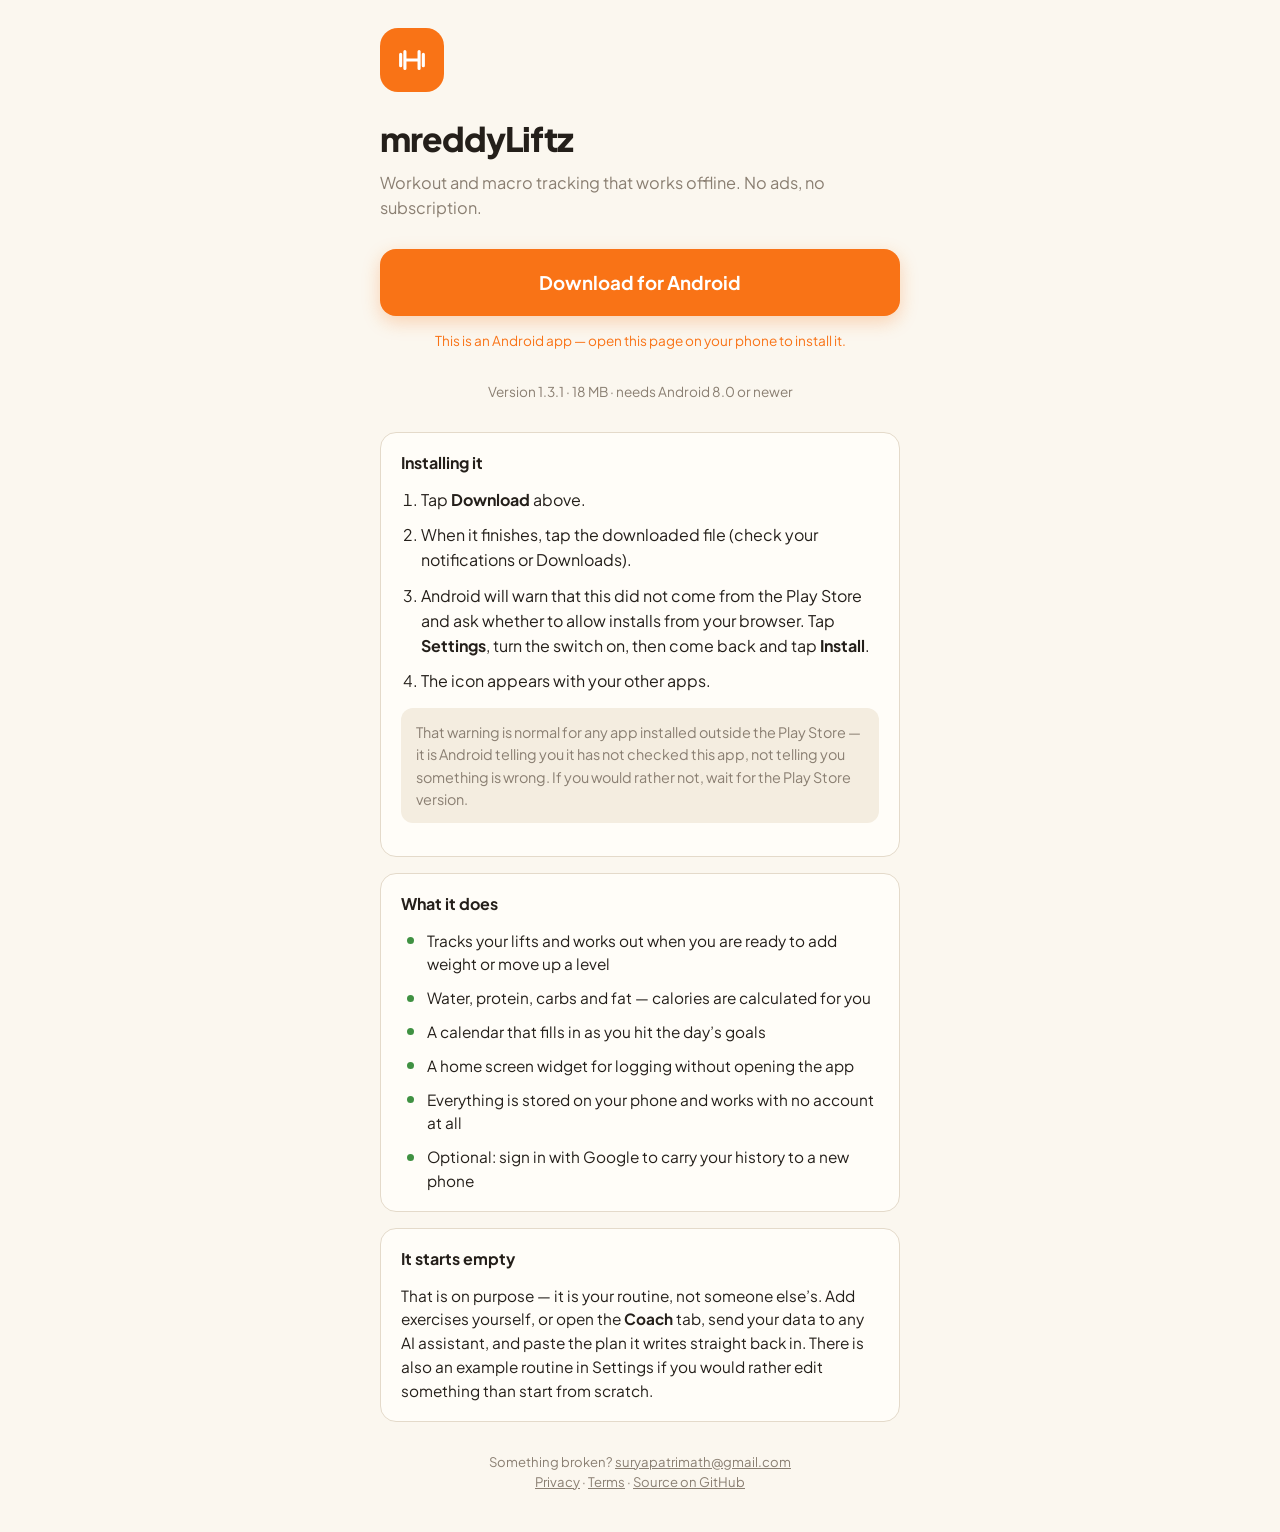
<file: docs/index.html>
<!doctype html>
<html lang="en">
<head>
<meta charset="utf-8">
<meta name="viewport" content="width=device-width, initial-scale=1, viewport-fit=cover">
<title>mreddyLiftz</title>
<meta name="description" content="Workout and macro tracker. Works offline, no account needed.">
<meta name="theme-color" content="#FBF7EF">
<link rel="preconnect" href="https://fonts.googleapis.com">
<link rel="preconnect" href="https://fonts.gstatic.com" crossorigin>
<link href="https://fonts.googleapis.com/css2?family=Plus+Jakarta+Sans:wght@400;500;600;700;800&display=swap" rel="stylesheet">
<style>
  :root{
    --paper:#FBF7EF; --surface:#FFFDF8; --alt:#F4EDE0;
    --ink:#241F1A; --muted:#8A7F72; --line:#E4DACA;
    --orange:#F97316; --orange-deep:#C2560B; --green:#3F9142;
  }
  @media (prefers-color-scheme: dark){
    :root{
      --paper:#17130F; --surface:#211C17; --alt:#2C251E;
      --ink:#F3EADC; --muted:#A79683; --line:#3A3129; --green:#5BC45F;
    }
  }
  *{box-sizing:border-box;-webkit-tap-highlight-color:transparent}
  body{
    margin:0;background:var(--paper);color:var(--ink);
    font-family:"Plus Jakarta Sans",system-ui,-apple-system,"Segoe UI",Roboto,sans-serif;
    line-height:1.55;
    padding:max(28px,env(safe-area-inset-top)) 20px max(40px,env(safe-area-inset-bottom));
  }
  .wrap{max-width:520px;margin:0 auto}
  .mark{
    width:64px;height:64px;border-radius:18px;background:var(--orange);
    display:grid;place-items:center;margin-bottom:20px;
  }
  .mark svg{width:34px;height:34px}
  h1{font-size:2.1rem;font-weight:800;letter-spacing:-.03em;margin:0 0 6px}
  .sub{color:var(--muted);font-size:1.02rem;margin:0 0 28px}
  /* The one thing this page exists for. Full width, thumb height, impossible to miss. */
  .cta{
    display:block;width:100%;padding:19px 20px;border-radius:16px;
    background:var(--orange);color:#fff;text-decoration:none;
    font-size:1.17rem;font-weight:700;text-align:center;border:0;
    box-shadow:0 6px 18px rgba(249,115,22,.28);
  }
  .cta:active{background:var(--orange-deep);transform:translateY(1px)}
  .meta{text-align:center;color:var(--muted);font-size:.85rem;margin:12px 0 30px}
  .card{
    background:var(--surface);border:1px solid var(--line);
    border-radius:16px;padding:18px 20px;margin-bottom:16px;
  }
  h2{font-size:1rem;font-weight:700;margin:0 0 12px}
  ol{margin:0;padding-left:20px}
  ol li{margin-bottom:11px}
  ol li:last-child{margin-bottom:0}
  .note{
    background:var(--alt);border-radius:12px;padding:13px 15px;
    font-size:.9rem;color:var(--muted);margin-top:14px;
  }
  ul.feat{list-style:none;margin:0;padding:0}
  ul.feat li{padding-left:26px;position:relative;margin-bottom:10px;font-size:.96rem}
  ul.feat li:last-child{margin-bottom:0}
  ul.feat li::before{
    content:"";position:absolute;left:6px;top:.55em;
    width:7px;height:7px;border-radius:50%;background:var(--green);
  }
  footer{text-align:center;color:var(--muted);font-size:.82rem;margin-top:30px}
  footer a{color:var(--muted)}
</style>
</head>
<body>
<div class="wrap">

  <div class="mark" aria-hidden="true">
    <svg viewBox="0 0 24 24" fill="none" stroke="#fff" stroke-width="2.2" stroke-linecap="round">
      <path d="M4 8v8M20 8v8M7 6v12M17 6v12M7 12h10"/>
    </svg>
  </div>

  <h1>mreddyLiftz</h1>
  <p class="sub">Workout and macro tracking that works offline. No ads, no subscription.</p>

  <a class="cta" id="dl"
     href="https://github.com/WiredSurya/mreddyliftz/releases/latest/download/mreddyLiftz.apk">
     Download for Android
  </a>
  <p class="meta">Version 1.3.1 &middot; 18 MB &middot; needs Android 8.0 or newer</p>

  <div class="card">
    <h2>Installing it</h2>
    <ol>
      <li>Tap <strong>Download</strong> above.</li>
      <li>When it finishes, tap the downloaded file (check your notifications or Downloads).</li>
      <li>Android will warn that this did not come from the Play Store and ask whether to allow
          installs from your browser. Tap <strong>Settings</strong>, turn the switch on, then come
          back and tap <strong>Install</strong>.</li>
      <li>The icon appears with your other apps.</li>
    </ol>
    <p class="note">
      That warning is normal for any app installed outside the Play Store &mdash; it is Android
      telling you it has not checked this app, not telling you something is wrong. If you would
      rather not, wait for the Play Store version.
    </p>
  </div>

  <div class="card">
    <h2>What it does</h2>
    <ul class="feat">
      <li>Tracks your lifts and works out when you are ready to add weight or move up a level</li>
      <li>Water, protein, carbs and fat &mdash; calories are calculated for you</li>
      <li>A calendar that fills in as you hit the day&rsquo;s goals</li>
      <li>A home screen widget for logging without opening the app</li>
      <li>Everything is stored on your phone and works with no account at all</li>
      <li>Optional: sign in with Google to carry your history to a new phone</li>
    </ul>
  </div>

  <div class="card">
    <h2>It starts empty</h2>
    <p style="margin:0;font-size:.96rem">
      That is on purpose &mdash; it is your routine, not someone else&rsquo;s. Add exercises
      yourself, or open the <strong>Coach</strong> tab, send your data to any AI assistant, and
      paste the plan it writes straight back in. There is also an example routine in Settings if
      you would rather edit something than start from scratch.
    </p>
  </div>

  <footer>
    Something broken? <a href="mailto:suryapatrimath@gmail.com">suryapatrimath@gmail.com</a><br>
    <a href="privacy.html">Privacy</a> &middot;
    <a href="terms.html">Terms</a> &middot;
    <a href="https://github.com/WiredSurya/mreddyliftz">Source on GitHub</a>
  </footer>

</div>

<script>
  // Non-Android visitors get told before they download something they cannot install.
  if (!/android/i.test(navigator.userAgent)) {
    var b = document.getElementById('dl');
    b.insertAdjacentHTML('afterend',
      '<p class="meta" style="color:var(--orange);margin-top:14px">' +
      'This is an Android app &mdash; open this page on your phone to install it.</p>');
  }
</script>
</body>
</html>
</file>
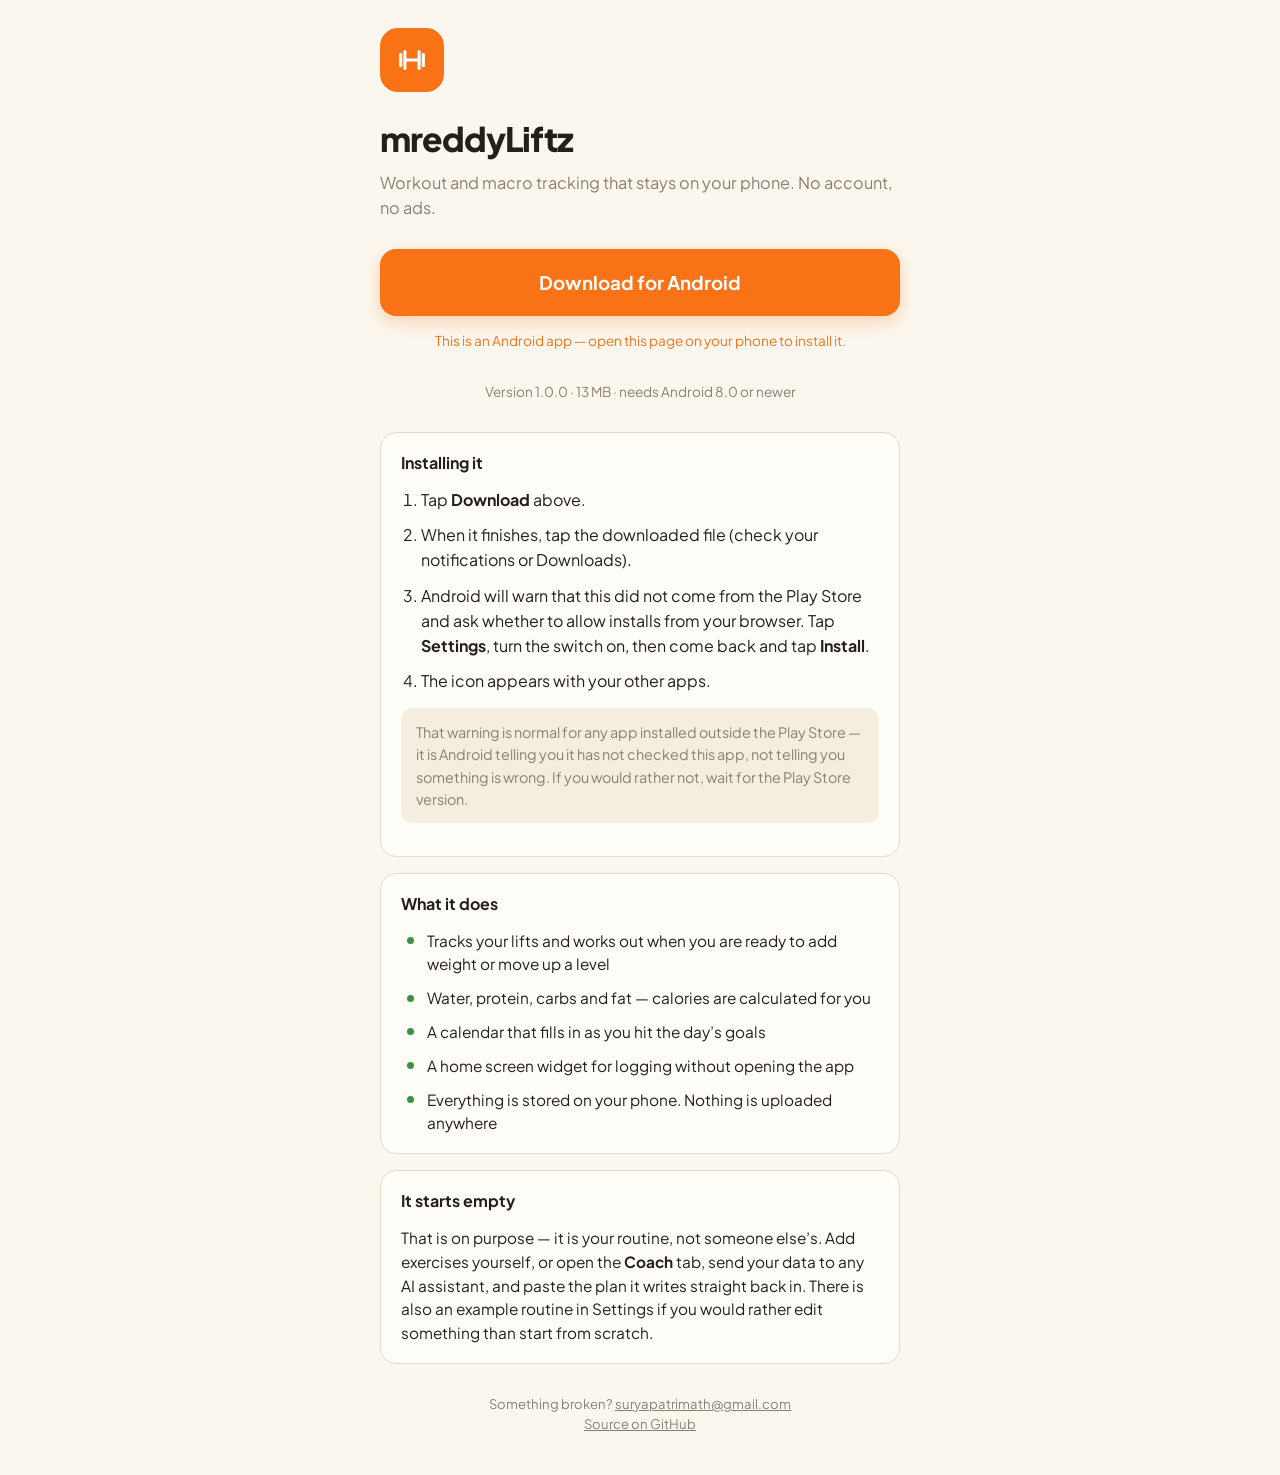
<file: site/index.html>
<!doctype html>
<html lang="en">
<head>
<meta charset="utf-8">
<meta name="viewport" content="width=device-width, initial-scale=1, viewport-fit=cover">
<title>mreddyLiftz</title>
<meta name="description" content="Workout and macro tracker. Everything stays on your phone.">
<meta name="theme-color" content="#FBF7EF">
<link rel="preconnect" href="https://fonts.googleapis.com">
<link rel="preconnect" href="https://fonts.gstatic.com" crossorigin>
<link href="https://fonts.googleapis.com/css2?family=Plus+Jakarta+Sans:wght@400;500;600;700;800&display=swap" rel="stylesheet">
<style>
  :root{
    --paper:#FBF7EF; --surface:#FFFDF8; --alt:#F4EDE0;
    --ink:#241F1A; --muted:#8A7F72; --line:#E4DACA;
    --orange:#F97316; --orange-deep:#C2560B; --green:#3F9142;
  }
  @media (prefers-color-scheme: dark){
    :root{
      --paper:#17130F; --surface:#211C17; --alt:#2C251E;
      --ink:#F3EADC; --muted:#A79683; --line:#3A3129; --green:#5BC45F;
    }
  }
  *{box-sizing:border-box;-webkit-tap-highlight-color:transparent}
  body{
    margin:0;background:var(--paper);color:var(--ink);
    font-family:"Plus Jakarta Sans",system-ui,-apple-system,"Segoe UI",Roboto,sans-serif;
    line-height:1.55;
    padding:max(28px,env(safe-area-inset-top)) 20px max(40px,env(safe-area-inset-bottom));
  }
  .wrap{max-width:520px;margin:0 auto}
  .mark{
    width:64px;height:64px;border-radius:18px;background:var(--orange);
    display:grid;place-items:center;margin-bottom:20px;
  }
  .mark svg{width:34px;height:34px}
  h1{font-size:2.1rem;font-weight:800;letter-spacing:-.03em;margin:0 0 6px}
  .sub{color:var(--muted);font-size:1.02rem;margin:0 0 28px}
  /* The one thing this page exists for. Full width, thumb height, impossible to miss. */
  .cta{
    display:block;width:100%;padding:19px 20px;border-radius:16px;
    background:var(--orange);color:#fff;text-decoration:none;
    font-size:1.17rem;font-weight:700;text-align:center;border:0;
    box-shadow:0 6px 18px rgba(249,115,22,.28);
  }
  .cta:active{background:var(--orange-deep);transform:translateY(1px)}
  .meta{text-align:center;color:var(--muted);font-size:.85rem;margin:12px 0 30px}
  .card{
    background:var(--surface);border:1px solid var(--line);
    border-radius:16px;padding:18px 20px;margin-bottom:16px;
  }
  h2{font-size:1rem;font-weight:700;margin:0 0 12px}
  ol{margin:0;padding-left:20px}
  ol li{margin-bottom:11px}
  ol li:last-child{margin-bottom:0}
  .note{
    background:var(--alt);border-radius:12px;padding:13px 15px;
    font-size:.9rem;color:var(--muted);margin-top:14px;
  }
  ul.feat{list-style:none;margin:0;padding:0}
  ul.feat li{padding-left:26px;position:relative;margin-bottom:10px;font-size:.96rem}
  ul.feat li:last-child{margin-bottom:0}
  ul.feat li::before{
    content:"";position:absolute;left:6px;top:.55em;
    width:7px;height:7px;border-radius:50%;background:var(--green);
  }
  footer{text-align:center;color:var(--muted);font-size:.82rem;margin-top:30px}
  footer a{color:var(--muted)}
</style>
</head>
<body>
<div class="wrap">

  <div class="mark" aria-hidden="true">
    <svg viewBox="0 0 24 24" fill="none" stroke="#fff" stroke-width="2.2" stroke-linecap="round">
      <path d="M4 8v8M20 8v8M7 6v12M17 6v12M7 12h10"/>
    </svg>
  </div>

  <h1>mreddyLiftz</h1>
  <p class="sub">Workout and macro tracking that stays on your phone. No account, no ads.</p>

  <a class="cta" id="dl"
     href="https://github.com/WiredSurya/mreddyliftz/releases/latest/download/mreddyLiftz-1.0.0.apk">
     Download for Android
  </a>
  <p class="meta">Version 1.0.0 &middot; 13 MB &middot; needs Android 8.0 or newer</p>

  <div class="card">
    <h2>Installing it</h2>
    <ol>
      <li>Tap <strong>Download</strong> above.</li>
      <li>When it finishes, tap the downloaded file (check your notifications or Downloads).</li>
      <li>Android will warn that this did not come from the Play Store and ask whether to allow
          installs from your browser. Tap <strong>Settings</strong>, turn the switch on, then come
          back and tap <strong>Install</strong>.</li>
      <li>The icon appears with your other apps.</li>
    </ol>
    <p class="note">
      That warning is normal for any app installed outside the Play Store &mdash; it is Android
      telling you it has not checked this app, not telling you something is wrong. If you would
      rather not, wait for the Play Store version.
    </p>
  </div>

  <div class="card">
    <h2>What it does</h2>
    <ul class="feat">
      <li>Tracks your lifts and works out when you are ready to add weight or move up a level</li>
      <li>Water, protein, carbs and fat &mdash; calories are calculated for you</li>
      <li>A calendar that fills in as you hit the day&rsquo;s goals</li>
      <li>A home screen widget for logging without opening the app</li>
      <li>Everything is stored on your phone. Nothing is uploaded anywhere</li>
    </ul>
  </div>

  <div class="card">
    <h2>It starts empty</h2>
    <p style="margin:0;font-size:.96rem">
      That is on purpose &mdash; it is your routine, not someone else&rsquo;s. Add exercises
      yourself, or open the <strong>Coach</strong> tab, send your data to any AI assistant, and
      paste the plan it writes straight back in. There is also an example routine in Settings if
      you would rather edit something than start from scratch.
    </p>
  </div>

  <footer>
    Something broken? <a href="mailto:suryapatrimath@gmail.com">suryapatrimath@gmail.com</a><br>
    <a href="https://github.com/WiredSurya/mreddyliftz">Source on GitHub</a>
  </footer>

</div>

<script>
  // Non-Android visitors get told before they download something they cannot install.
  if (!/android/i.test(navigator.userAgent)) {
    var b = document.getElementById('dl');
    b.insertAdjacentHTML('afterend',
      '<p class="meta" style="color:var(--orange);margin-top:14px">' +
      'This is an Android app &mdash; open this page on your phone to install it.</p>');
  }
</script>
</body>
</html>
</file>
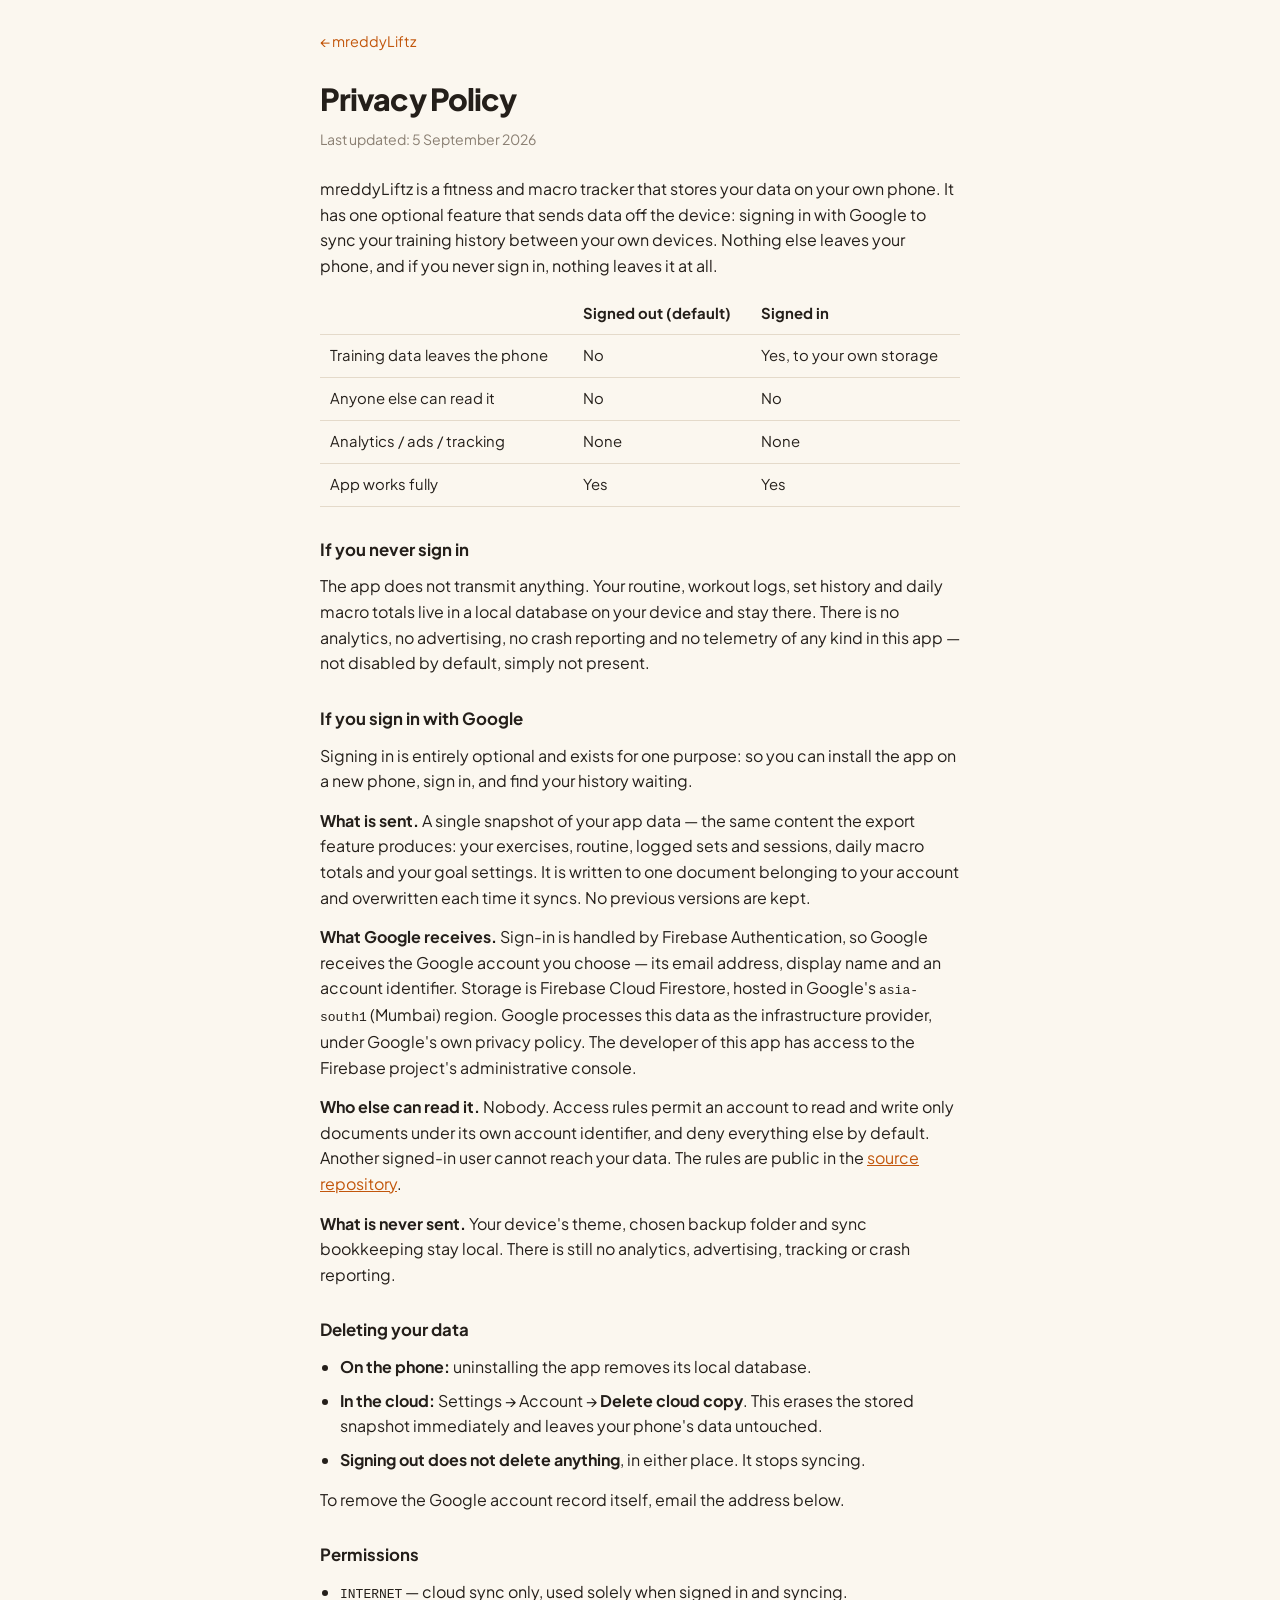
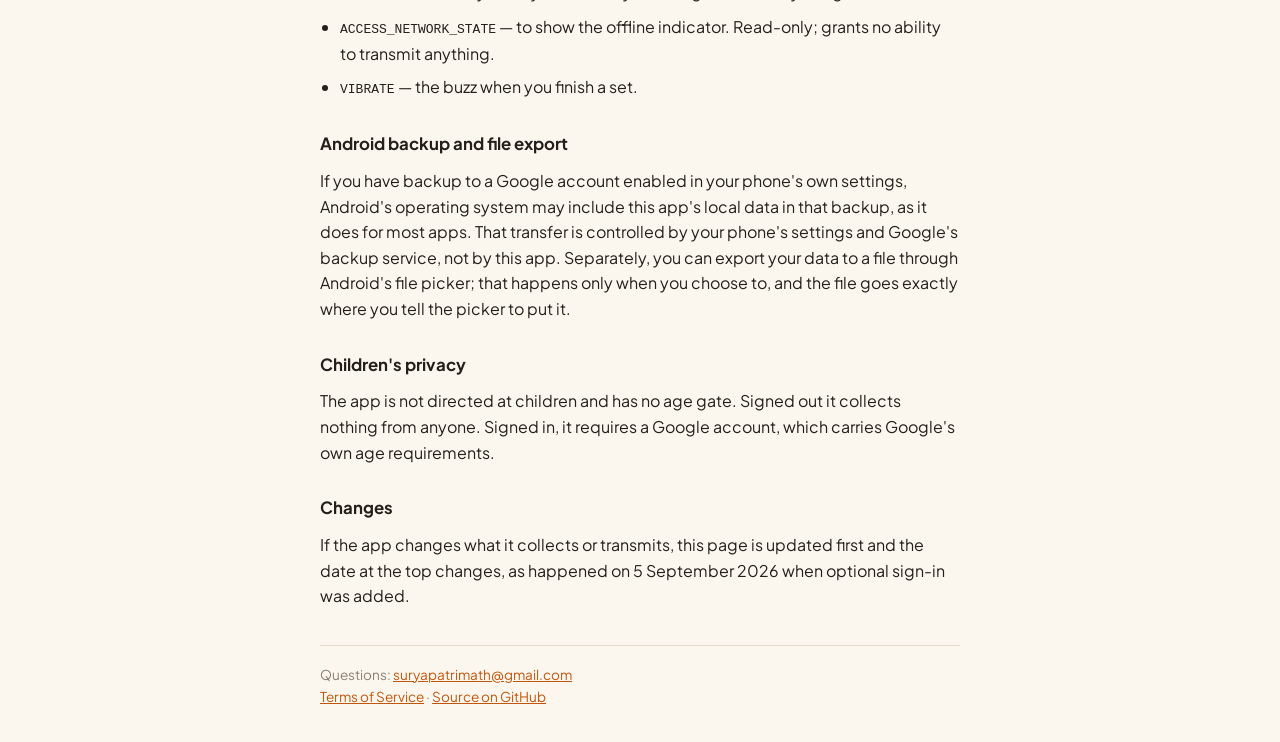
<file: docs/privacy.html>
<!doctype html>
<html lang="en">
<head>
<meta charset="utf-8">
<meta name="viewport" content="width=device-width, initial-scale=1, viewport-fit=cover">
<title>Privacy Policy — mreddyLiftz</title>
<meta name="theme-color" content="#FBF7EF">
<link rel="preconnect" href="https://fonts.googleapis.com">
<link rel="preconnect" href="https://fonts.gstatic.com" crossorigin>
<link href="https://fonts.googleapis.com/css2?family=Plus+Jakarta+Sans:wght@400;500;600;700;800&display=swap" rel="stylesheet">
<link rel="stylesheet" href="page.css">
</head>
<body><div class="wrap">
<a class="back" href="./">&larr; mreddyLiftz</a>
<h1>Privacy Policy</h1>
<p class="updated">Last updated: 5 September 2026</p>

<p>mreddyLiftz is a fitness and macro tracker that stores your data on your own phone. It has
one optional feature that sends data off the device: signing in with Google to sync your
training history between your own devices. Nothing else leaves your phone, and if you never
sign in, nothing leaves it at all.</p>

<table>
  <tr><th></th><th>Signed out (default)</th><th>Signed in</th></tr>
  <tr><td>Training data leaves the phone</td><td>No</td><td>Yes, to your own storage</td></tr>
  <tr><td>Anyone else can read it</td><td>No</td><td>No</td></tr>
  <tr><td>Analytics / ads / tracking</td><td>None</td><td>None</td></tr>
  <tr><td>App works fully</td><td>Yes</td><td>Yes</td></tr>
</table>

<h2>If you never sign in</h2>
<p>The app does not transmit anything. Your routine, workout logs, set history and daily macro
totals live in a local database on your device and stay there. There is no analytics, no
advertising, no crash reporting and no telemetry of any kind in this app — not disabled by
default, simply not present.</p>

<h2>If you sign in with Google</h2>
<p>Signing in is entirely optional and exists for one purpose: so you can install the app on a
new phone, sign in, and find your history waiting.</p>
<p><strong>What is sent.</strong> A single snapshot of your app data — the same content the
export feature produces: your exercises, routine, logged sets and sessions, daily macro totals
and your goal settings. It is written to one document belonging to your account and overwritten
each time it syncs. No previous versions are kept.</p>
<p><strong>What Google receives.</strong> Sign-in is handled by Firebase Authentication, so
Google receives the Google account you choose — its email address, display name and an account
identifier. Storage is Firebase Cloud Firestore, hosted in Google's <code>asia-south1</code>
(Mumbai) region. Google processes this data as the infrastructure provider, under Google's own
privacy policy. The developer of this app has access to the Firebase project's administrative
console.</p>
<p><strong>Who else can read it.</strong> Nobody. Access rules permit an account to read and
write only documents under its own account identifier, and deny everything else by default.
Another signed-in user cannot reach your data. The rules are public in the
<a href="https://github.com/WiredSurya/mreddyliftz/blob/master/firestore.rules">source
repository</a>.</p>
<p><strong>What is never sent.</strong> Your device's theme, chosen backup folder and sync
bookkeeping stay local. There is still no analytics, advertising, tracking or crash reporting.</p>

<h2>Deleting your data</h2>
<ul>
  <li><strong>On the phone:</strong> uninstalling the app removes its local database.</li>
  <li><strong>In the cloud:</strong> Settings → Account → <strong>Delete cloud copy</strong>.
      This erases the stored snapshot immediately and leaves your phone's data untouched.</li>
  <li><strong>Signing out does not delete anything</strong>, in either place. It stops syncing.</li>
</ul>
<p>To remove the Google account record itself, email the address below.</p>

<h2>Permissions</h2>
<ul>
  <li><code>INTERNET</code> — cloud sync only, used solely when signed in and syncing.</li>
  <li><code>ACCESS_NETWORK_STATE</code> — to show the offline indicator. Read-only; grants no
      ability to transmit anything.</li>
  <li><code>VIBRATE</code> — the buzz when you finish a set.</li>
</ul>

<h2>Android backup and file export</h2>
<p>If you have backup to a Google account enabled in your phone's own settings, Android's
operating system may include this app's local data in that backup, as it does for most apps.
That transfer is controlled by your phone's settings and Google's backup service, not by this
app. Separately, you can export your data to a file through Android's file picker; that happens
only when you choose to, and the file goes exactly where you tell the picker to put it.</p>

<h2>Children's privacy</h2>
<p>The app is not directed at children and has no age gate. Signed out it collects nothing from
anyone. Signed in, it requires a Google account, which carries Google's own age requirements.</p>

<h2>Changes</h2>
<p>If the app changes what it collects or transmits, this page is updated first and the date at
the top changes, as happened on 5 September 2026 when optional sign-in was added.</p>

<footer>
Questions: <a href="mailto:suryapatrimath@gmail.com">suryapatrimath@gmail.com</a><br>
<a href="terms.html">Terms of Service</a> &middot;
<a href="https://github.com/WiredSurya/mreddyliftz">Source on GitHub</a>
</footer>
</div></body></html>
</file>
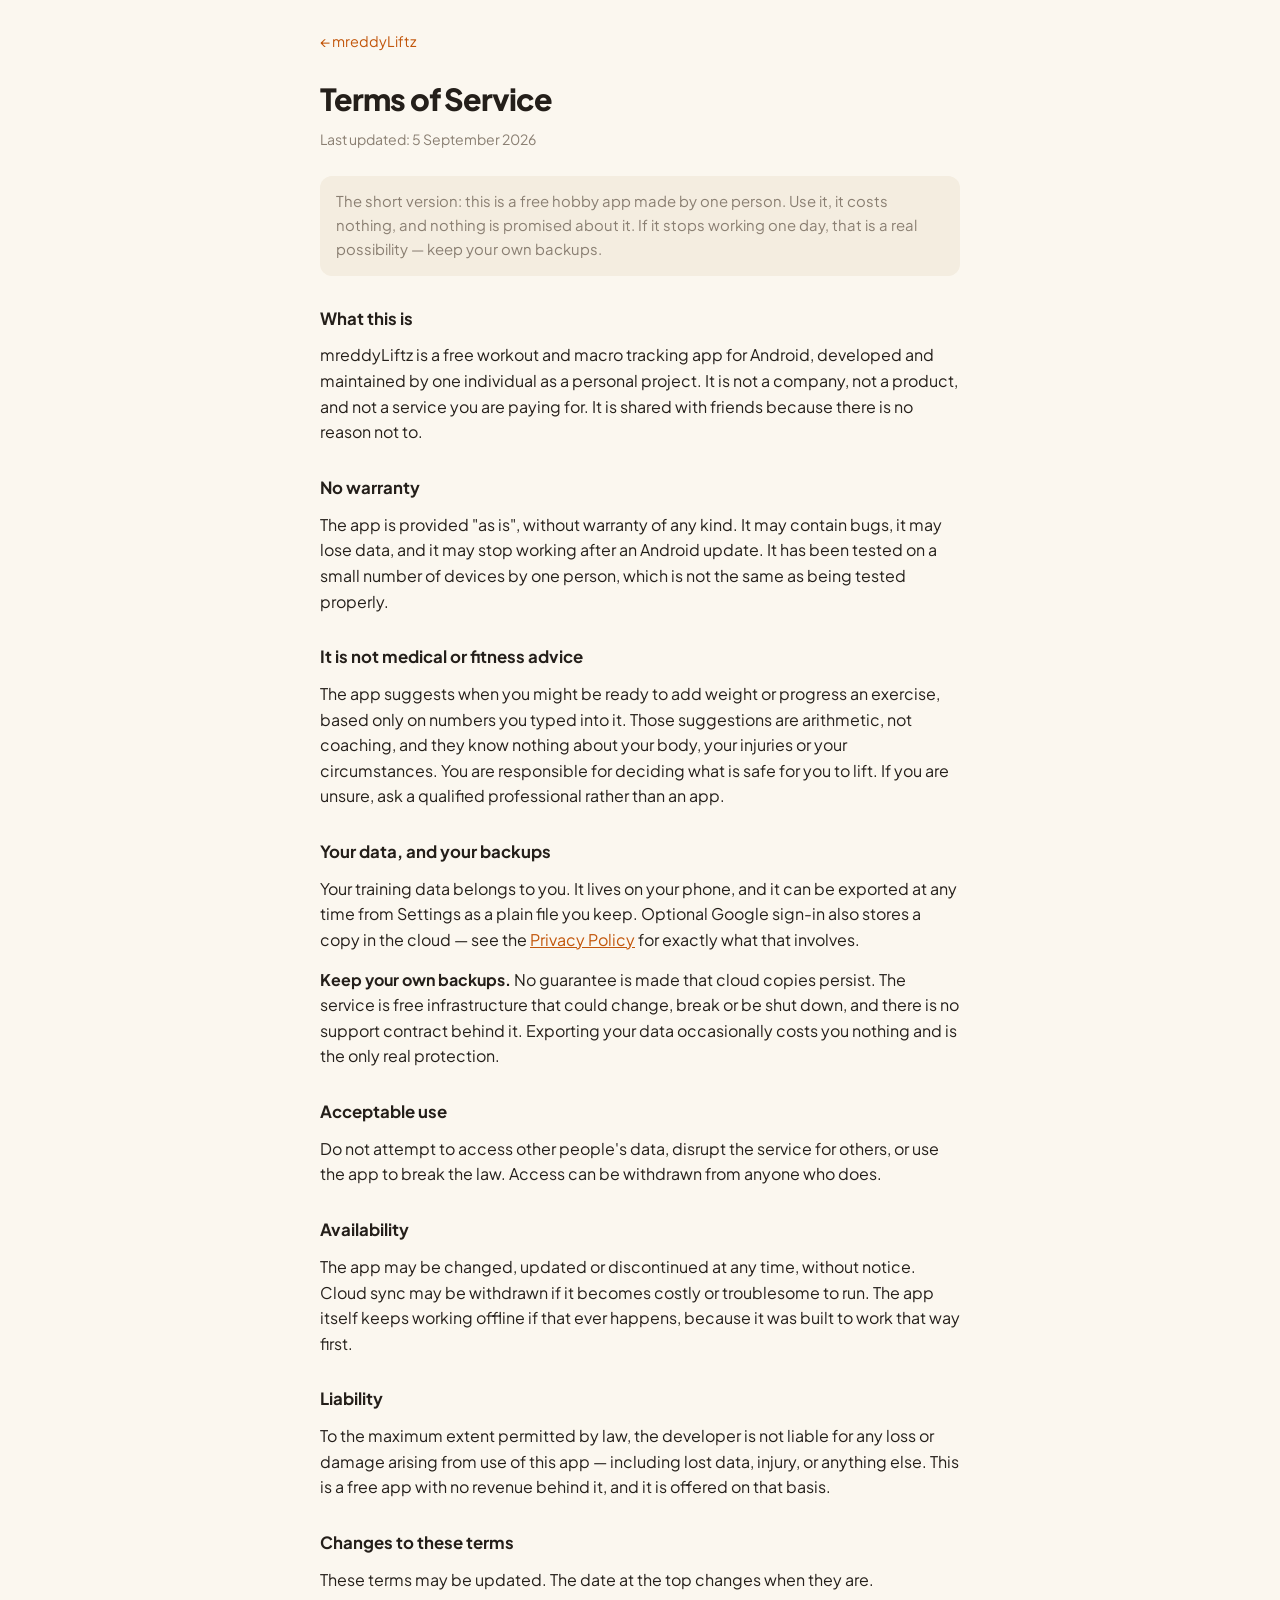
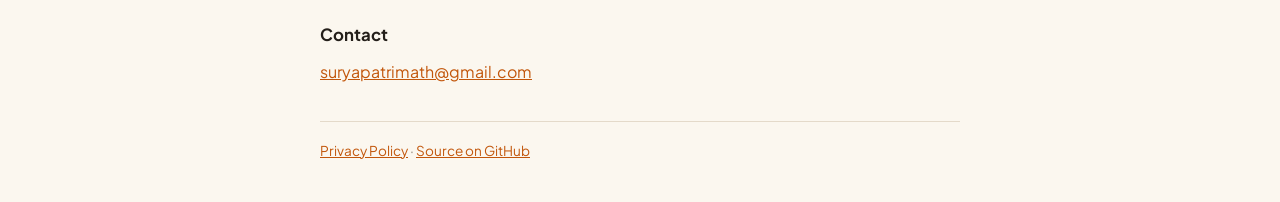
<file: docs/terms.html>
<!doctype html>
<html lang="en">
<head>
<meta charset="utf-8">
<meta name="viewport" content="width=device-width, initial-scale=1, viewport-fit=cover">
<title>Terms of Service — mreddyLiftz</title>
<meta name="theme-color" content="#FBF7EF">
<link rel="preconnect" href="https://fonts.googleapis.com">
<link rel="preconnect" href="https://fonts.gstatic.com" crossorigin>
<link href="https://fonts.googleapis.com/css2?family=Plus+Jakarta+Sans:wght@400;500;600;700;800&display=swap" rel="stylesheet">
<link rel="stylesheet" href="page.css">
</head>
<body><div class="wrap">
<a class="back" href="./">&larr; mreddyLiftz</a>

<h1>Terms of Service</h1>
<p class="updated">Last updated: 5 September 2026</p>

<div class="callout">
The short version: this is a free hobby app made by one person. Use it, it costs nothing, and
nothing is promised about it. If it stops working one day, that is a real possibility — keep
your own backups.
</div>

<h2>What this is</h2>
<p>mreddyLiftz is a free workout and macro tracking app for Android, developed and maintained by
one individual as a personal project. It is not a company, not a product, and not a service you
are paying for. It is shared with friends because there is no reason not to.</p>

<h2>No warranty</h2>
<p>The app is provided "as is", without warranty of any kind. It may contain bugs, it may lose
data, and it may stop working after an Android update. It has been tested on a small number of
devices by one person, which is not the same as being tested properly.</p>

<h2>It is not medical or fitness advice</h2>
<p>The app suggests when you might be ready to add weight or progress an exercise, based only on
numbers you typed into it. Those suggestions are arithmetic, not coaching, and they know nothing
about your body, your injuries or your circumstances. You are responsible for deciding what is
safe for you to lift. If you are unsure, ask a qualified professional rather than an app.</p>

<h2>Your data, and your backups</h2>
<p>Your training data belongs to you. It lives on your phone, and it can be exported at any time
from Settings as a plain file you keep. Optional Google sign-in also stores a copy in the cloud —
see the <a href="privacy.html">Privacy Policy</a> for exactly what that involves.</p>
<p><strong>Keep your own backups.</strong> No guarantee is made that cloud copies persist. The
service is free infrastructure that could change, break or be shut down, and there is no support
contract behind it. Exporting your data occasionally costs you nothing and is the only real
protection.</p>

<h2>Acceptable use</h2>
<p>Do not attempt to access other people's data, disrupt the service for others, or use the app
to break the law. Access can be withdrawn from anyone who does.</p>

<h2>Availability</h2>
<p>The app may be changed, updated or discontinued at any time, without notice. Cloud sync may be
withdrawn if it becomes costly or troublesome to run. The app itself keeps working offline if
that ever happens, because it was built to work that way first.</p>

<h2>Liability</h2>
<p>To the maximum extent permitted by law, the developer is not liable for any loss or damage
arising from use of this app — including lost data, injury, or anything else. This is a free app
with no revenue behind it, and it is offered on that basis.</p>

<h2>Changes to these terms</h2>
<p>These terms may be updated. The date at the top changes when they are.</p>

<h2>Contact</h2>
<p><a href="mailto:suryapatrimath@gmail.com">suryapatrimath@gmail.com</a></p>

<footer>
<a href="privacy.html">Privacy Policy</a> &middot;
<a href="https://github.com/WiredSurya/mreddyliftz">Source on GitHub</a>
</footer>
</div></body></html>
</file>
<file: docs/page.css>
:root{
  --paper:#FBF7EF; --surface:#FFFDF8; --alt:#F4EDE0;
  --ink:#241F1A; --muted:#8A7F72; --line:#E4DACA;
  --orange:#F97316; --orange-deep:#C2560B; --green:#3F9142;
}
@media (prefers-color-scheme: dark){
  :root{
    --paper:#17130F; --surface:#211C17; --alt:#2C251E;
    --ink:#F3EADC; --muted:#A79683; --line:#3A3129; --green:#5BC45F;
  }
}
*{box-sizing:border-box;-webkit-tap-highlight-color:transparent}
body{
  margin:0;background:var(--paper);color:var(--ink);
  font-family:"Plus Jakarta Sans",system-ui,-apple-system,"Segoe UI",Roboto,sans-serif;
  line-height:1.6;
  padding:max(28px,env(safe-area-inset-top)) 20px max(40px,env(safe-area-inset-bottom));
}
.wrap{max-width:640px;margin:0 auto}
h1{font-size:1.9rem;font-weight:800;letter-spacing:-.03em;margin:0 0 4px}
.updated{color:var(--muted);font-size:.88rem;margin:0 0 26px}
h2{font-size:1.05rem;font-weight:700;margin:30px 0 10px}
p{margin:0 0 14px}
ul{margin:0 0 14px;padding-left:20px}
li{margin-bottom:8px}
a{color:var(--orange-deep)}
@media (prefers-color-scheme: dark){a{color:var(--orange)}}
table{border-collapse:collapse;width:100%;margin:0 0 16px;font-size:.93rem}
th,td{text-align:left;padding:9px 10px;border-bottom:1px solid var(--line)}
th{font-weight:700}
.callout{
  background:var(--alt);border-radius:12px;padding:14px 16px;
  font-size:.93rem;color:var(--muted);margin:0 0 18px;
}
.back{display:inline-block;margin-bottom:22px;font-size:.9rem;text-decoration:none}
footer{margin-top:36px;padding-top:18px;border-top:1px solid var(--line);
  color:var(--muted);font-size:.85rem}
</file>
